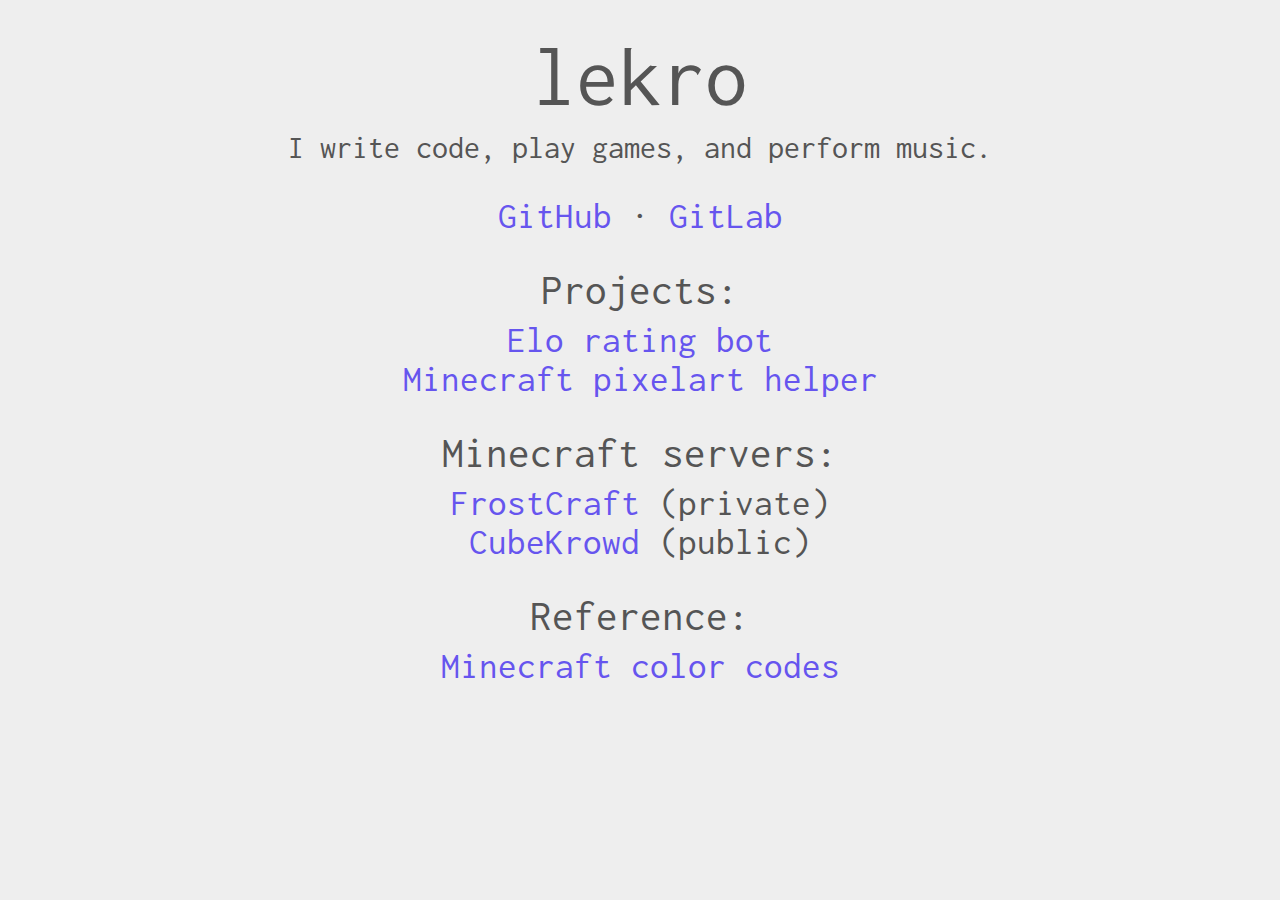
<file: index.html>
<!DOCTYPE html>
<html>
    <head>
        <link href="https://fonts.googleapis.com/css?family=Inconsolata" rel="stylesheet">
        <link href="style.css" rel="stylesheet">
        <title>lekro</title>
    </head>
    <body>
        <div class="name">
            <h1 class="name">lekro</h1>
            I write code, play games, and perform music.
        </div>
        <div class="links">
            <a href="https://github.com/lekro">GitHub</a> &middot;
            <a href="https://gitlab.com/lekro">GitLab</a>
        </div>

        <div class="links">
            <h2>Projects:</h2>
            <a href="https://github.com/lekro/elosensei">
                Elo rating bot</a><br>
            <a href="https://github.com/lekro/pixelart">
                Minecraft pixelart helper</a><br>


        </div>

        <div class="links">
            <h2>Minecraft servers:</h2>
            <a href="https://github.com/lekro/frostcraft-web">FrostCraft</a>
            (private)
            <br>
            <a href="https://cubekrowd.net">CubeKrowd</a>
            (public)
        </div>

        <div class="links">
            <h2>Reference:</h2>
            <a href="/colors/">Minecraft color codes</a>
        </div>
    </body>
</html>
</file>
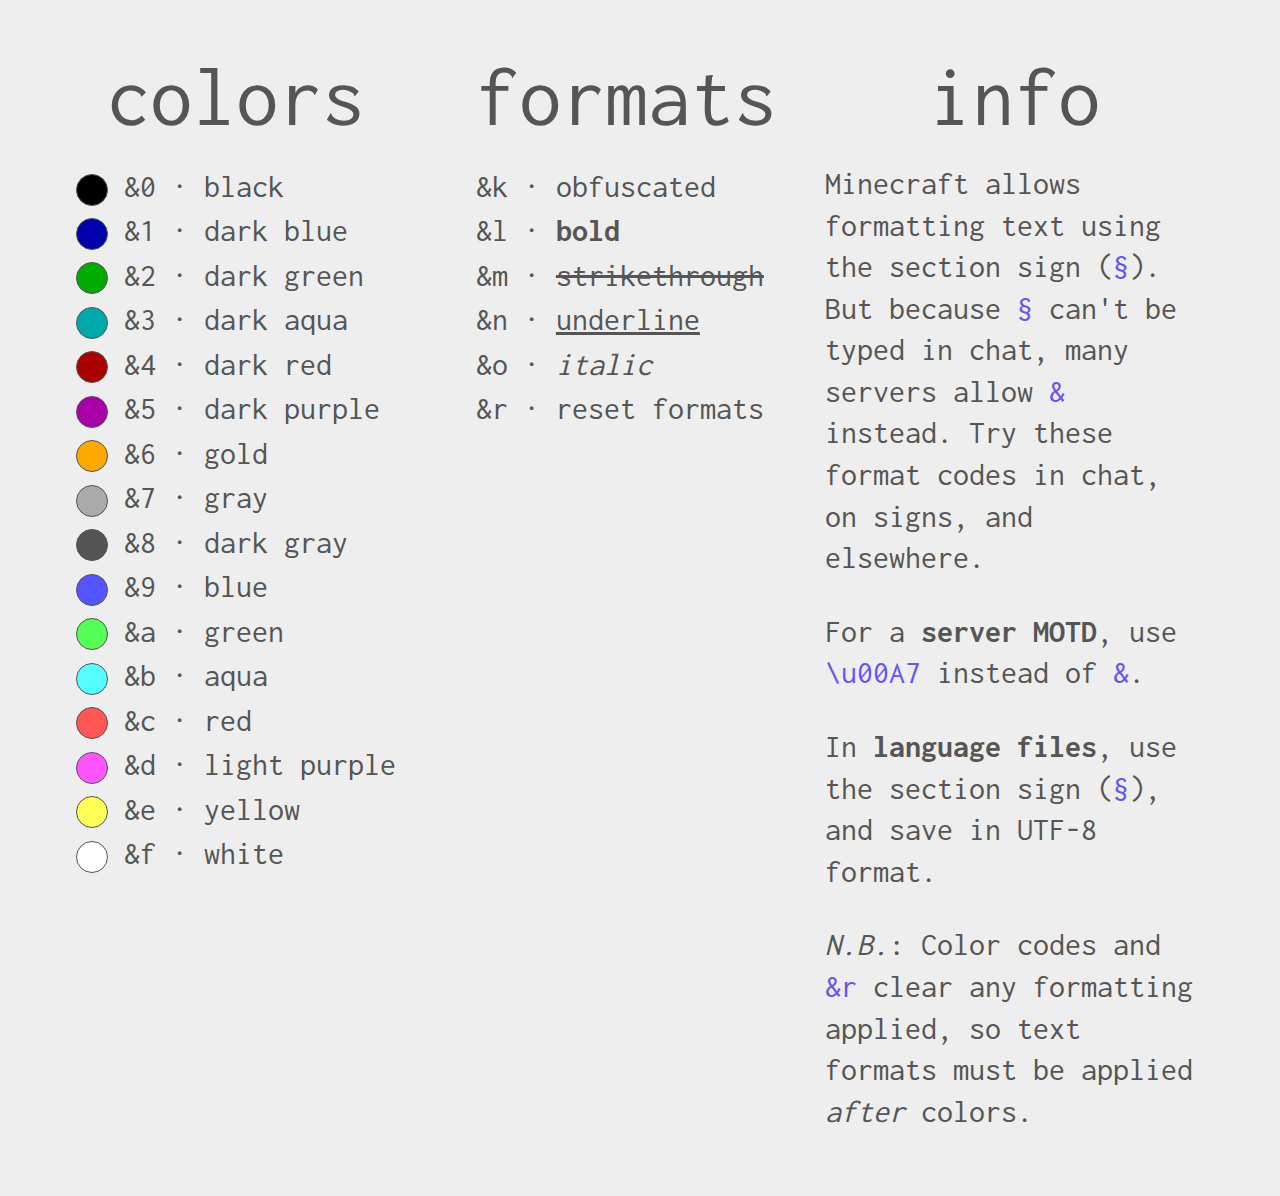
<file: colors/index.html>
<!DOCTYPE html>
<html>
    <head>
        <link href="https://fonts.googleapis.com/css?family=Inconsolata" rel="stylesheet">
        <link href="/style.css" rel="stylesheet">
        <title>Minecraft colors</title>
    </head>
    <body>
        <div class="name">

            <div class="colors" id="left">
            <h1>colors</h1>

                <span class="valign">
                    <span class="dot" id="dot0"></span>
                    &amp;0 &middot; black
                </span><br>
                <span class="valign">


                    <span class="dot" id="dot1"></span>
                    &amp;1 &middot; dark blue
                </span><br>
                <span class="valign">


                    <span class="dot" id="dot2"></span>
                    &amp;2 &middot; dark green
                </span><br>
                <span class="valign">


                    <span class="dot" id="dot3"></span>
                    &amp;3 &middot; dark aqua
                </span><br>
                <span class="valign">


                    <span class="dot" id="dot4"></span>
                    &amp;4 &middot; dark red
                </span><br>
                <span class="valign">


                    <span class="dot" id="dot5"></span>
                    &amp;5 &middot; dark purple
                </span><br>
                <span class="valign">


                    <span class="dot" id="dot6"></span>
                    &amp;6 &middot; gold
                </span><br>
                <span class="valign">


                    <span class="dot" id="dot7"></span>
                    &amp;7 &middot; gray
                </span><br>
                <span class="valign">


                    <span class="dot" id="dot8"></span>
                    &amp;8 &middot; dark gray
                </span><br>
                <span class="valign">


                    <span class="dot" id="dot9"></span>
                    &amp;9 &middot; blue
                </span><br>
                <span class="valign">


                    <span class="dot" id="dot10"></span>
                    &amp;a &middot; green
                </span><br>
                <span class="valign">


                    <span class="dot" id="dot11"></span>
                    &amp;b &middot; aqua
                </span><br>
                <span class="valign">


                    <span class="dot" id="dot12"></span>
                    &amp;c &middot; red
                </span><br>
                <span class="valign">


                    <span class="dot" id="dot13"></span>
                    &amp;d &middot; light purple
                </span><br>
                <span class="valign">


                    <span class="dot" id="dot14"></span>
                    &amp;e &middot; yellow
                </span><br>
                <span class="valign">


                    <span class="dot" id="dot15"></span>
                    &amp;f &middot; white
                </span><br>
            </div>

            <div class="colors" id="right">
                <h1>formats</h1>
                <span class="valign">
                    &amp;k &middot; obfuscated
                </span><br>
                <span class="valign">
                    &amp;l &middot; <b>bold</b>
                </span><br>
                <span class="valign">
                    &amp;m &middot; <s>strikethrough</s>
                </span><br>
                <span class="valign">
                    &amp;n &middot; <u>underline</u>
                </span><br>
                <span class="valign">
                    &amp;o &middot; <i>italic</i>
                </span><br>
                <span class="valign">
                    &amp;r &middot; reset formats
                </span><br>
            </div>

            <div class="colors" id="right">
                <h1>info</h1>
                <p>Minecraft allows formatting text using
                the section sign (<em>&sect;</em>).
                But because <em>&sect;</em> can't be typed
                in chat, many servers
                allow <em>&amp;</em> instead.
                Try these format codes in chat,
                on signs, and elsewhere.</p>
                <p>For a <b>server MOTD</b>, use
                <em>\u00A7</em> instead of <em>&amp;</em>.</p>
                <p>In <b>language files</b>,
                use the section sign (<em>&sect;</em>), and
                save in UTF-8 format.</p>
                <p><i>N.B.</i>: Color codes and <em>&amp;r</em> clear any
                formatting applied, so text formats must
                be applied <i>after</i> colors.</p>
            </div>
        </div>
    </body>
</html>
</file>
<file: style.css>
body {
	background-color: #eeeeee;
	font-family: "Inconsolata", sans-serif;
	color: #555555;
	font-size: 24pt;
}


h1 {
	font-weight: normal;
	font-size: 64pt;
	text-align: center;
	margin-bottom: 10px;
	margin-top: 10px;
}

h2 {
	font-weight: normal;
	font-size: 32pt;
	margin-bottom: 8px;
	margin-top: 8px;
}

a, em {
	color: #6655ee;
	text-decoration: none;
}

em {
    font-style: normal;
}

a:hover, a:active {
	text-shadow: 0px 0px 10px #aaaaff;
}

div.name {
	margin-top: 32px;
	margin-bottom: 32px;
	text-align: center;
}

div.links {
	text-align: center;
	font-size: 28pt;
	margin-top: 32px;
	margin-bottom: 16px;
}

div#left {
    vertical-align: top;
    overflow: hidden;
    height: 100%;
    margin-right: 32px;
}

div#right {
    overflow: hidden;
    vertical-align: top;
    margin-left: 32px;
    height: 100%;
}

hr.vert {
    height: 0;
    width: 80%;
    border-style: inset;
}

.dot {
    height: 30px;
    width: 30px;
    border-radius: 50%;
    display: inline-block;
    vertical-align: middle;
    border: 1px solid #555555;
}

span.valign {
    vertical-align: middle;
}

div.colors {
    display: inline-block;
    text-align: left;
    line-height: 1.3;
    max-width: 30%;
}

div.colors p {
    margin-top: 0px;
}


#dot0 {
    background-color: #000000;
}

#dot1 {
    background-color: #0000aa;
}

#dot2 {
    background-color: #00aa00;
}

#dot3 {
    background-color: #00aaaa;
}

#dot4 {
    background-color: #aa0000;
}

#dot5 {
    background-color: #aa00aa;
}

#dot6 {
    background-color: #ffaa00;
}

#dot7 {
    background-color: #aaaaaa;
}

#dot8 {
    background-color: #555555;
}

#dot9 {
    background-color: #5555ff;
}

#dot10 {
    background-color: #55ff55;
}

#dot11 {
    background-color: #55ffff;
}

#dot12 {
    background-color: #ff5555;
}

#dot13 {
    background-color: #ff55ff;
}

#dot14 {
    background-color: #ffff55;
}

#dot15 {
    background-color: #ffffff;
}
</file>
